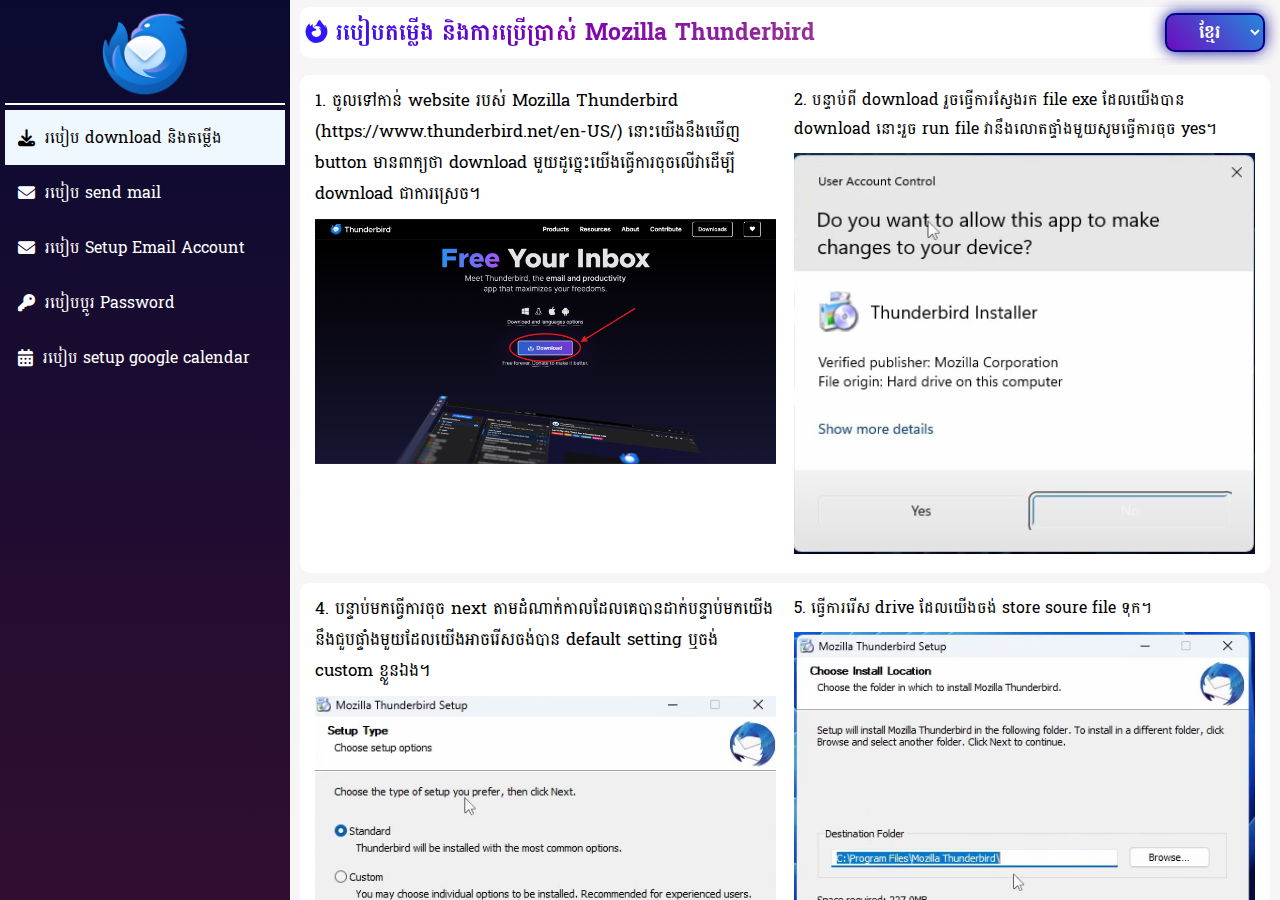
<file: index.html>
<!DOCTYPE html>
<html lang="en">
  <head>
    <meta charset="UTF-8" />
    <meta name="viewport" content="width=device-width, initial-scale=1.0" />
    <title>Document</title>
    <link
      rel="stylesheet"
      href="https://cdnjs.cloudflare.com/ajax/libs/font-awesome/6.7.2/css/all.min.css"
    />
    <link rel="stylesheet" href="./styles/index.css" />
    <link href="https://unpkg.com/aos@2.3.1/dist/aos.css" rel="stylesheet" />
  </head>
  <body>
    <div class="main-container">
      <div class="side-bar">
        <div class="img">
          <img src="./img/Thunderbird_2023_icon.png" alt="" />
        </div>
        <div class="main-menu">
          <ul>
            <li data-translate="sidebar1" id="download">
              <i class="fa-solid fa-download"></i>
              <a
                href="index.html"
                class="translation-text"
                id="download-text"
              ></a>
            </li>
            <li data-translate="sidebar5" id="email">
              <i class="fa-solid fa-envelope"></i>
              <a
                href="./pages/sendmail.html"
                class="translation-text"
                id="email-text"
              ></a>
            </li>
            <li data-translate="sidebar2" id="email">
              <i class="fa-solid fa-envelope"></i>
              <a
                href="./pages/email.html"
                class="translation-text"
                id="email-text"
              ></a>
            </li>
            <li data-translate="sidebar3" id="changepass">
              <i class="fa-solid fa-key"></i>
              <a
                href="./pages/changepass.html"
                class="translation-text"
                id="changepass-text"
              ></a>
            </li>
            <li data-translate="sidebar4" id="calendar">
              <i class="fa-solid fa-calendar-days"></i>
              <a
                href="./pages/calendar.html"
                class="translation-text"
                id="calendar-text"
              ></a>
            </li>
          </ul>
        </div>
      </div>
      <div class="top-menu">
        <div class="header">
          <div class="title" data-translate="title">
            <i class="fa-brands fa-firefox-browser"></i>
            <span class="translation-text"></span>
          </div>
          <div class="lang">
            <select name="" id="switchlang">
              <option value="km" style="color: black">ខ្មែរ</option>
              <option value="en" style="color: black">English</option>
            </select>
          </div>
        </div>
      </div>
      <div class="container" id="download-content" data-aos="fade-up">
        <div class="box">
          <div class="left">
            <div class="des">
              <span data-translate="download1"></span>
            </div>
            <div class="img-des">
              <img src="./img/download1.png" alt="" />
            </div>
          </div>
          <div class="right">
            <div class="des" data-translate="download2"></div>
            <div class="img-des">
              <img src="./img/download2.png" alt="" />
            </div>
          </div>
        </div>
        <div class="box">
          <div class="left">
            <div class="des">
              <span data-translate="download3"></span>
            </div>
            <div class="img-des">
              <img src="./img/download3.png" alt="" />
            </div>
          </div>
          <div class="right">
            <div class="des" data-translate="download4"></div>
            <div class="img-des">
              <img src="./img/download4.png" alt="" />
            </div>
          </div>
        </div>
        <div class="box">
          <div class="left">
            <div class="des">
              <span data-translate="download5"></span>
            </div>
            <div class="img-des">
              <img src="./img/download5.png" alt="" />
            </div>
          </div>
          <div class="right">
            <div class="des" data-translate="download6"></div>
            <div class="img-des">
              <img src="./img/download6.png" alt="" />
            </div>
          </div>
        </div>
      </div>
    </div>
  </body>
  <script src="./js/translate.js"></script>
  <script src="https://unpkg.com/aos@2.3.1/dist/aos.js"></script>
  <script>
    AOS.init();
  </script>
</html>
</file>
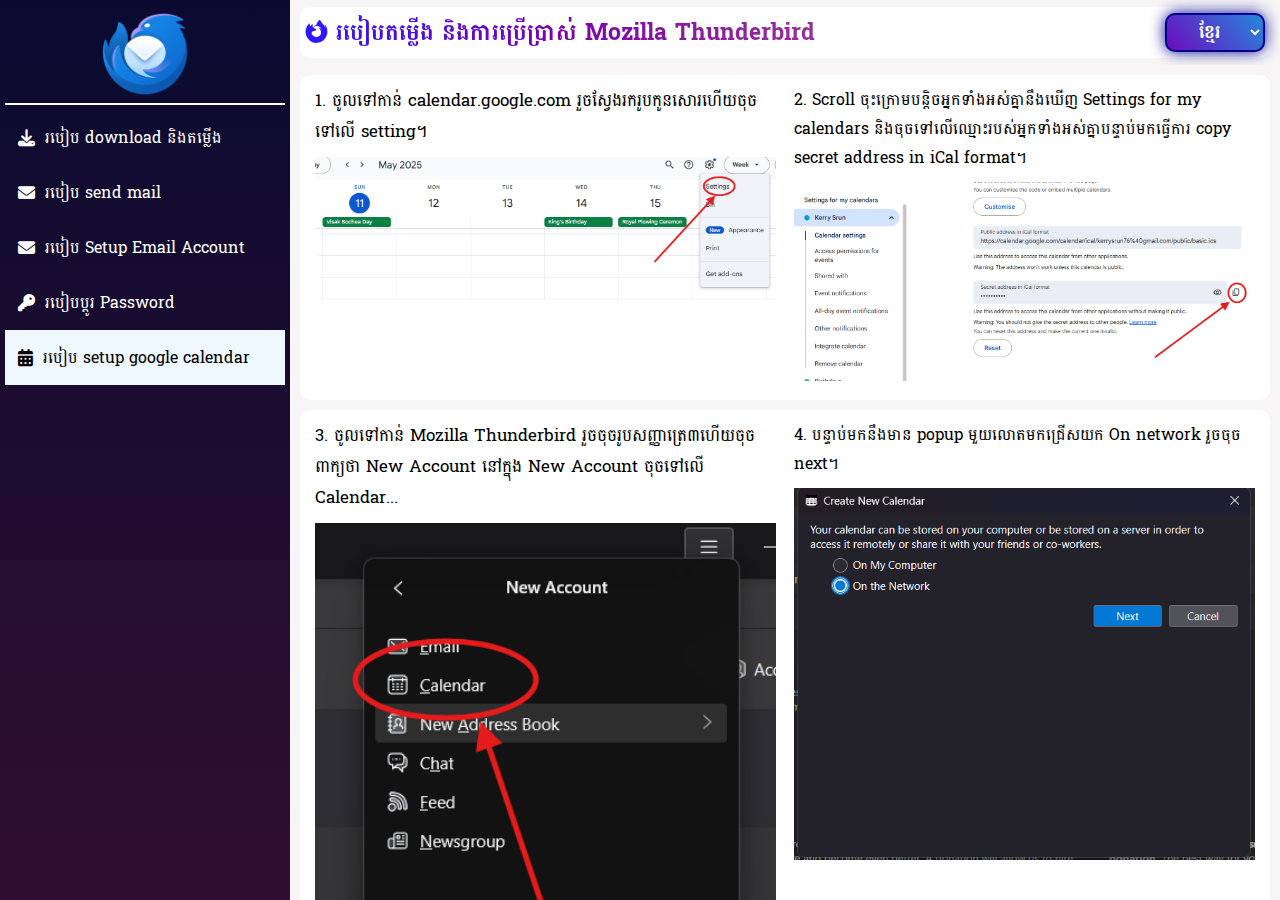
<file: pages/calendar.html>
<!DOCTYPE html>
<html lang="en">
  <head>
    <meta charset="UTF-8" />
    <meta name="viewport" content="width=device-width, initial-scale=1.0" />
    <title>Document</title>
    <link
      rel="stylesheet"
      href="https://cdnjs.cloudflare.com/ajax/libs/font-awesome/6.7.2/css/all.min.css"
    />
    <link rel="stylesheet" href="../styles/index.css" />
    <link href="https://unpkg.com/aos@2.3.1/dist/aos.css" rel="stylesheet" />
  </head>
  <body>
    <div class="main-container">
      <div class="side-bar">
        <div class="img">
          <img src="../img/Thunderbird_2023_icon.png" alt="" />
        </div>
        <div class="main-menu">
          <ul>
            <li data-translate="sidebar1" id="download">
              <i class="fa-solid fa-download"></i>
              <a
                href="../index.html"
                class="translation-text"
                id="download-text"
              ></a>
            </li>

            <li data-translate="sidebar5" id="send-email">
              <i class="fa-solid fa-envelope"></i>
              <a
                href="../pages/sendmail.html"
                class="translation-text"
                id="send-email-text"
              ></a>
            </li>
            <li data-translate="sidebar2" id="email">
              <i class="fa-solid fa-envelope"></i>
              <a
                href="../pages/email.html"
                class="translation-text"
                id="email-text"
              ></a>
            </li>
            <li data-translate="sidebar3" id="changepass">
              <i class="fa-solid fa-key"></i>
              <a
                href="../pages/changepass.html"
                class="translation-text"
                id="changepass-text"
              ></a>
            </li>
            <li data-translate="sidebar4" id="calendar">
              <i class="fa-solid fa-calendar-days"></i>
              <a
                href="../pages/calendar.html"
                class="translation-text"
                id="calendar-text"
              ></a>
            </li>
          </ul>
        </div>
      </div>
      <div class="top-menu">
        <div class="header">
          <div class="title" data-translate="title">
            <i class="fa-brands fa-firefox-browser"></i>
            <span class="translation-text"></span>
          </div>
          <div class="lang">
            <select name="" id="switchlang">
              <option value="km" style="color: black">ខ្មែរ</option>
              <option value="en" style="color: black">English</option>
            </select>
          </div>
        </div>
      </div>
      <div class="container" id="download-content" data-aos="fade-up">
        <div class="box">
          <div class="left">
            <div class="des">
              <span data-translate="calendar1"></span>
            </div>
            <div class="img-des">
              <img src="../img/calendar1.png" alt="" />
            </div>
          </div>
          <div class="right">
            <div class="des" data-translate="calendar2"></div>
            <div class="img-des">
              <img src="../img/calendar2.png" alt="" />
            </div>
          </div>
        </div>
        <div class="box">
          <div class="left">
            <div class="des">
              <span data-translate="calendar3"></span>
            </div>
            <div class="img-des">
              <img src="../img/calendar3.png" alt="" />
            </div>
          </div>
          <div class="right">
            <div class="des" data-translate="calendar4"></div>
            <div class="img-des">
              <img src="../img/calendar4.png" alt="" />
            </div>
          </div>
        </div>
        <div class="box">
          <div class="left">
            <div class="des">
              <span data-translate="calendar5"></span>
            </div>
            <div class="img-des">
              <img src="../img/calendar5.png" alt="" />
            </div>
          </div>
          <div class="right">
            <div class="des" data-translate="calendar6"></div>
            <div
              class="img-des"
              style="display: flex; justify-content: space-between"
            >
              <img style="width: 49%" src="../img/calendar6.png" alt="" />
              <img style="width: 49%" src="../img/calendar9.png" alt="" />
            </div>
          </div>
        </div>
        <div class="box">
          <div class="left">
            <div class="des">
              <span data-translate="calendar7"></span>
            </div>
            <div class="img-des">
              <img src="../img/calendar7.png" alt="" />
            </div>
          </div>
          <div class="right">
            <div class="des" data-translate="calendar8"></div>
            <div class="img-des">
              <img src="../img/calendar8.png" alt="" />
            </div>
          </div>
        </div>
      </div>
    </div>
  </body>
  <script src="../js/translate.js"></script>
  <script src="https://unpkg.com/aos@2.3.1/dist/aos.js"></script>
  <script>
    AOS.init();
  </script>
</html>
</file>
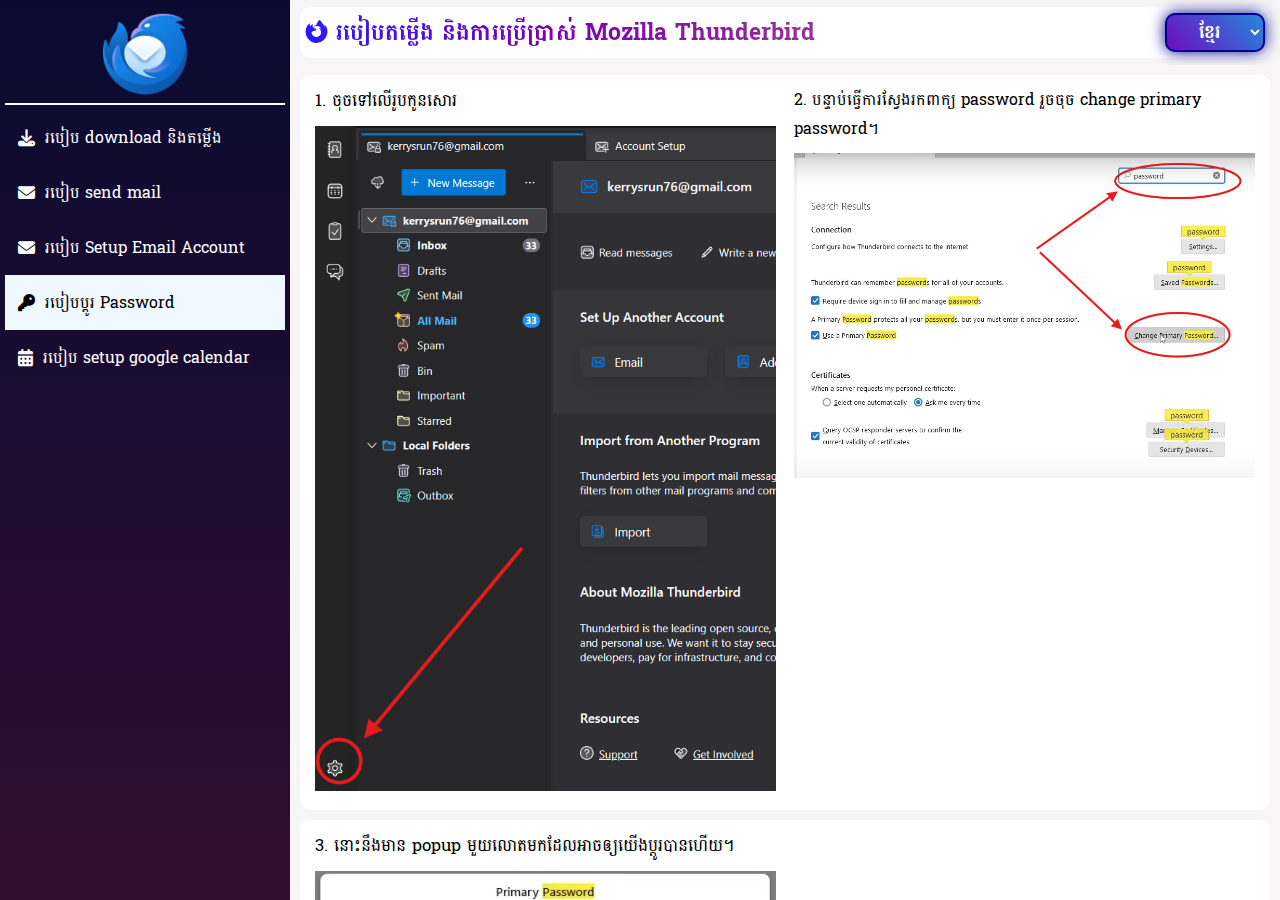
<file: pages/changepass.html>
<!DOCTYPE html>
<html lang="en">
  <head>
    <meta charset="UTF-8" />
    <meta name="viewport" content="width=device-width, initial-scale=1.0" />
    <title>Document</title>
    <link
      rel="stylesheet"
      href="https://cdnjs.cloudflare.com/ajax/libs/font-awesome/6.7.2/css/all.min.css"
    />
    <link rel="stylesheet" href="../styles/index.css" />
    <link href="https://unpkg.com/aos@2.3.1/dist/aos.css" rel="stylesheet" />
  </head>
  <body>
    <div class="main-container">
      <div class="side-bar">
        <div class="img">
          <img src="../img/Thunderbird_2023_icon.png" alt="" />
        </div>
        <div class="main-menu">
          <ul>
            <li data-translate="sidebar1" id="download">
              <i class="fa-solid fa-download"></i>
              <a
                href="../index.html"
                class="translation-text"
                id="download-text"
              ></a>
            </li>

            <li data-translate="sidebar5" id="send-email">
              <i class="fa-solid fa-envelope"></i>
              <a
                href="../pages/sendmail.html"
                class="translation-text"
                id="send-email-text"
              ></a>
            </li>
            <li data-translate="sidebar2" id="email">
              <i class="fa-solid fa-envelope"></i>
              <a
                href="../pages/email.html"
                class="translation-text"
                id="email-text"
              ></a>
            </li>
            <li data-translate="sidebar3" id="changepass">
              <i class="fa-solid fa-key"></i>
              <a
                href="../pages/changepass.html"
                class="translation-text"
                id="changepass-text"
              ></a>
            </li>
            <li data-translate="sidebar4" id="calendar">
              <i class="fa-solid fa-calendar-days"></i>
              <a
                href="../pages/calendar.html"
                class="translation-text"
                id="calendar-text"
              ></a>
            </li>
          </ul>
        </div>
      </div>
      <div class="top-menu">
        <div class="header">
          <div class="title" data-translate="title">
            <i class="fa-brands fa-firefox-browser"></i>
            <span class="translation-text"></span>
          </div>
          <div class="lang">
            <select name="" id="switchlang">
              <option value="km" style="color: black">ខ្មែរ</option>
              <option value="en" style="color: black">English</option>
            </select>
          </div>
        </div>
      </div>
      <div class="container" id="download-content" data-aos="fade-up">
        <div class="box">
          <div class="left">
            <div class="des">
              <span data-translate="changepass1"></span>
            </div>
            <div class="img-des">
              <img src="../img/changepass1.png" alt="" />
            </div>
          </div>
          <div class="right">
            <div class="des" data-translate="changepass2"></div>
            <div class="img-des">
              <img src="../img/changepass2.png" alt="" />
            </div>
          </div>
        </div>
        <div class="box">
          <div class="left">
            <div class="des">
              <span data-translate="changepass3"></span>
            </div>
            <div class="img-des">
              <img src="../img/changepass3.png" alt="" />
            </div>
          </div>
          <div class="right"></div>
        </div>
      </div>
    </div>
  </body>
  <script src="../js/translate.js"></script>
  <script src="https://unpkg.com/aos@2.3.1/dist/aos.js"></script>
  <script>
    AOS.init();
  </script>
</html>
</file>
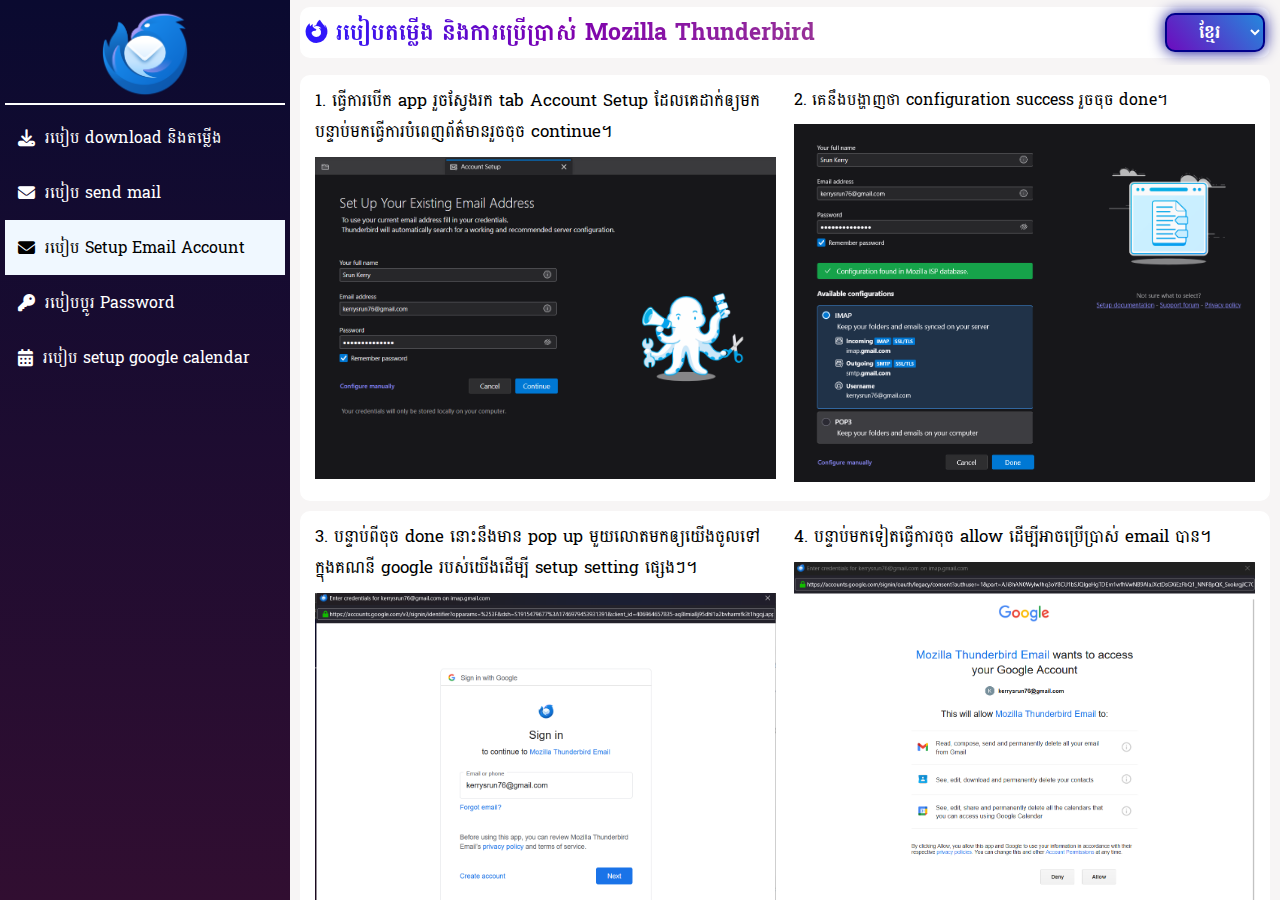
<file: pages/email.html>
<!DOCTYPE html>
<html lang="en">
  <head>
    <meta charset="UTF-8" />
    <meta name="viewport" content="width=device-width, initial-scale=1.0" />
    <title>Document</title>
    <link
      rel="stylesheet"
      href="https://cdnjs.cloudflare.com/ajax/libs/font-awesome/6.7.2/css/all.min.css"
    />
    <link rel="stylesheet" href="../styles/index.css" />
    <link href="https://unpkg.com/aos@2.3.1/dist/aos.css" rel="stylesheet" />
  </head>
  <body>
    <div class="main-container">
      <div class="side-bar">
        <div class="img">
          <img src="../img/Thunderbird_2023_icon.png" alt="" />
        </div>
        <div class="main-menu">
          <ul>
            <li data-translate="sidebar1" id="download">
              <i class="fa-solid fa-download"></i>
              <a
                href="../index.html"
                class="translation-text"
                id="download-text"
              ></a>
            </li>

            <li data-translate="sidebar5" id="send-email">
              <i class="fa-solid fa-envelope"></i>
              <a
                href="../pages/sendmail.html"
                class="translation-text"
                id="send-email-text"
              ></a>
            </li>
            <li data-translate="sidebar2" id="email">
              <i class="fa-solid fa-envelope"></i>
              <a
                href="../pages/email.html"
                class="translation-text"
                id="email-text"
              ></a>
            </li>
            <li data-translate="sidebar3" id="changepass">
              <i class="fa-solid fa-key"></i>
              <a
                href="../pages/changepass.html"
                class="translation-text"
                id="changepass-text"
              ></a>
            </li>
            <li data-translate="sidebar4" id="calendar">
              <i class="fa-solid fa-calendar-days"></i>
              <a
                href="../pages/calendar.html"
                class="translation-text"
                id="calendar-text"
              ></a>
            </li>
          </ul>
        </div>
      </div>
      <div class="top-menu">
        <div class="header">
          <div class="title" data-translate="title">
            <i class="fa-brands fa-firefox-browser"></i>
            <span class="translation-text"></span>
          </div>
          <div class="lang">
            <select name="" id="switchlang">
              <option value="km" style="color: black">ខ្មែរ</option>
              <option value="en" style="color: black">English</option>
            </select>
          </div>
        </div>
      </div>
      <div class="container" id="download-content" data-aos="fade-up">
        <div class="box">
          <div class="left">
            <div class="des">
              <span data-translate="email1"></span>
            </div>
            <div class="img-des">
              <img src="../img/email1.png" alt="" />
            </div>
          </div>
          <div class="right">
            <div class="des" data-translate="email2"></div>
            <div class="img-des">
              <img src="../img/email2.png" alt="" />
            </div>
          </div>
        </div>
        <div class="box">
          <div class="left">
            <div class="des">
              <span data-translate="email3"></span>
            </div>
            <div class="img-des">
              <img src="../img/email3.png" alt="" />
            </div>
          </div>
          <div class="right">
            <div class="des">
              <span data-translate="email5"></span>
            </div>
            <div class="img-des">
              <img src="../img/email5.png" alt="" />
            </div>
          </div>
        </div>
        <div class="box">
          <div class="left">
            <div class="des" data-translate="email6"></div>
            <div class="img-des">
              <img src="../img/email6.png" alt="" />
            </div>
          </div>
        </div>
      </div>
    </div>
  </body>
  <script src="../js/translate.js"></script>
  <script src="https://unpkg.com/aos@2.3.1/dist/aos.js"></script>
  <script>
    AOS.init();
  </script>
</html>
</file>
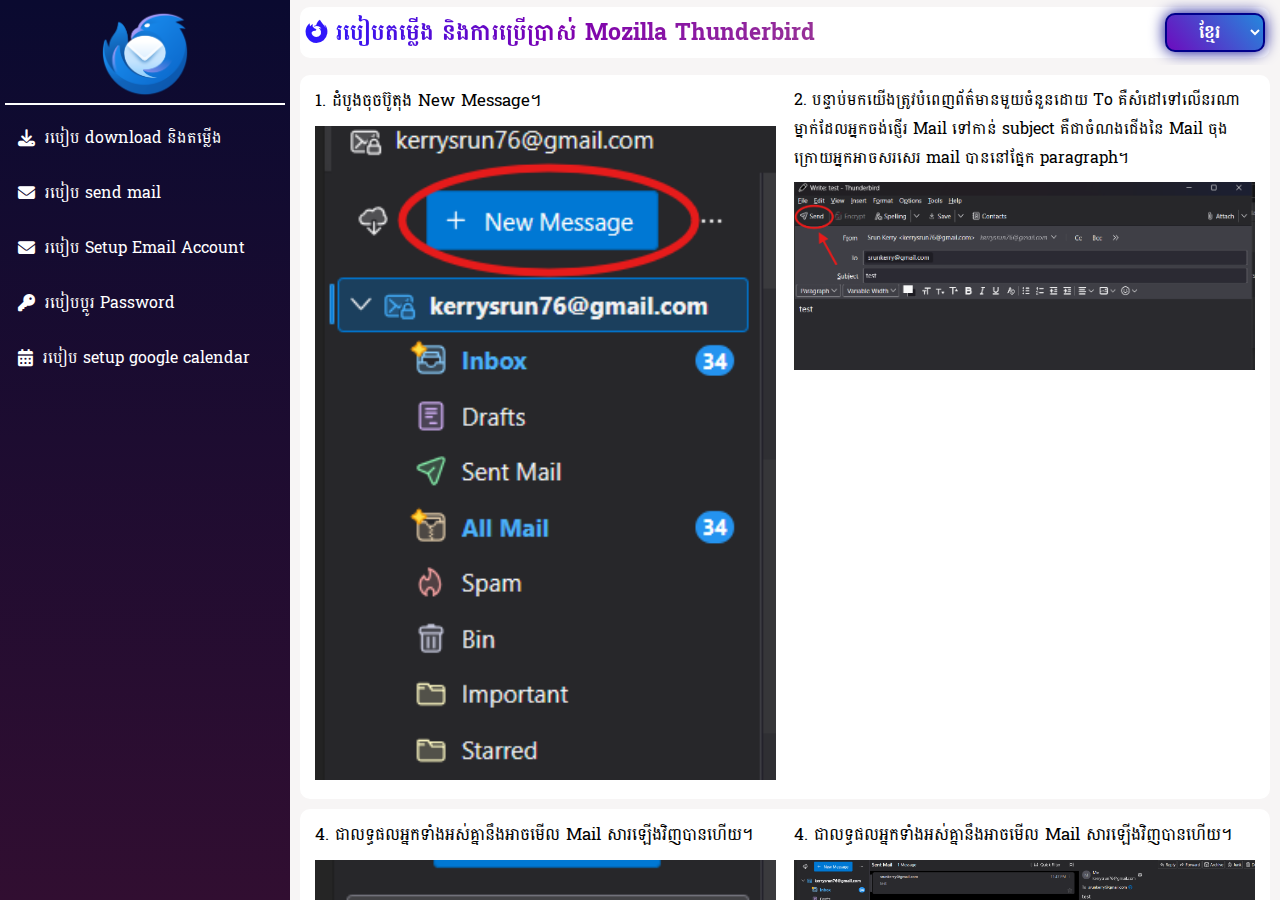
<file: pages/sendmail.html>
<!DOCTYPE html>
<html lang="en">
  <head>
    <meta charset="UTF-8" />
    <meta name="viewport" content="width=device-width, initial-scale=1.0" />
    <title>Document</title>
    <link
      rel="stylesheet"
      href="https://cdnjs.cloudflare.com/ajax/libs/font-awesome/6.7.2/css/all.min.css"
    />
    <link rel="stylesheet" href="../styles/index.css" />
    <link href="https://unpkg.com/aos@2.3.1/dist/aos.css" rel="stylesheet" />
  </head>
  <body>
    <div class="main-container">
      <div class="side-bar">
        <div class="img">
          <img src="../img/Thunderbird_2023_icon.png" alt="" />
        </div>
        <div class="main-menu">
          <ul>
            <li data-translate="sidebar1" id="download">
              <i class="fa-solid fa-download"></i>
              <a
                href="../index.html"
                class="translation-text"
                id="download-text"
              ></a>
            </li>

            <li data-translate="sidebar5" id="send-email">
              <i class="fa-solid fa-envelope"></i>
              <a
                href="../pages/sendmail.html"
                class="translation-text"
                id="send-email-text"
              ></a>
            </li>
            <li data-translate="sidebar2" id="email">
              <i class="fa-solid fa-envelope"></i>
              <a
                href="../pages/email.html"
                class="translation-text"
                id="email-text"
              ></a>
            </li>
            <li data-translate="sidebar3" id="changepass">
              <i class="fa-solid fa-key"></i>
              <a
                href="../pages/changepass.html"
                class="translation-text"
                id="changepass-text"
              ></a>
            </li>
            <li data-translate="sidebar4" id="calendar">
              <i class="fa-solid fa-calendar-days"></i>
              <a
                href="../pages/calendar.html"
                class="translation-text"
                id="calendar-text"
              ></a>
            </li>
          </ul>
        </div>
      </div>
      <div class="top-menu">
        <div class="header">
          <div class="title" data-translate="title">
            <i class="fa-brands fa-firefox-browser"></i>
            <span class="translation-text"></span>
          </div>
          <div class="lang">
            <select name="" id="switchlang">
              <option value="km" style="color: black">ខ្មែរ</option>
              <option value="en" style="color: black">English</option>
            </select>
          </div>
        </div>
      </div>
      <div class="container" id="download-content" data-aos="fade-up">
        <div class="box">
          <div class="left">
            <div class="des">
              <span data-translate="sendmail1"></span>
            </div>
            <div class="img-des">
              <img src="../img/sendmail1.png" alt="" />
            </div>
          </div>
          <div class="right">
            <div class="des" data-translate="sendmail2"></div>
            <div class="img-des">
              <img src="../img/sendmail2.png" alt="" />
            </div>
          </div>
        </div>
        <div class="box">
          <div class="left">
            <div class="des">
              <span data-translate="sendmail3"></span>
            </div>
            <div class="img-des">
              <img src="../img/sendmail3.png" alt="" />
            </div>
          </div>
          <div class="right">
            <div class="des">
              <span data-translate="sendmail3"></span>
            </div>
            <div class="img-des">
              <img src="../img/sendmail4.png" alt="" />
            </div>
          </div>
        </div>
      </div>
    </div>
  </body>
  <script src="../js/translate.js"></script>
  <script src="https://unpkg.com/aos@2.3.1/dist/aos.js"></script>
  <script>
    AOS.init();
  </script>
</html>
</file>
<file: styles/index.css>
@import url("https://fonts.googleapis.com/css2?family=Battambang:wght@100;300;400;700;900&display=swap");
* {
  margin: 0;
  padding: 0;
  box-sizing: border-box;
  font-family: "Battambang", system-ui;
}
a {
  text-decoration: none;
}
body {
  overflow-x: hidden;
}
ul {
  list-style-type: none;
}
.main-container {
  width: 100vw;
  height: 100vh;
}
.main-container .side-bar {
  width: 290px;
  height: 100%;
  padding: 5px;
  background: linear-gradient(rgb(10, 10, 48), rgb(49, 14, 49));
  color: white;
  float: left;
}
.main-container .side-bar .img {
  width: 100%;
  height: 100px;
  display: flex;
  justify-content: center;
  align-items: center;
  border-bottom: 2px solid white;
  margin-bottom: 5px;
}
.main-container .side-bar .img img {
  width: 90px;
  height: 90px;
  object-fit: cover;
}
.main-container .side-bar .main-menu {
  width: 100%;
  height: calc(100% - 105px);
}
.main-container .side-bar .main-menu ul li {
  padding: 13px;
  font-size: 16px;
  transition: all 0.4s;
  cursor: pointer;
  display: flex;
  align-items: center;
}
.main-container .side-bar .main-menu ul li a {
  display: block;
  text-decoration: none;
  margin-left: 10px;
  color: white;
}
.main-container .side-bar .main-menu ul li i {
  font-size: 17px;
}
.main-container .side-bar .main-menu ul li:hover {
  background-color: aliceblue;
  transform: translateX(5px);
  color: black;
}
.main-container .side-bar .main-menu ul li:hover a {
  color: black;
}
.main-container .top-menu {
  width: calc(100% - 290px);
  height: 65px;
  padding: 7px 10px;
  float: left;
  background-color: #f7f5f5;
}
.main-container .top-menu .header {
  width: 100%;
  height: 100%;
  background-color: white;
  border-radius: 10px;
  display: flex;
  justify-content: space-between;
  align-items: center;
  padding: 0 5px;
}
.main-container .top-menu .header .title {
  font-size: 23px;
  font-weight: bold;
  background: linear-gradient(90deg, #2b18ff, #7d00af, #973197);
  -webkit-background-clip: text;
  -webkit-text-fill-color: transparent;
}
.main-container .top-menu .header select {
  width: 100px;
  font-size: 18px;
  font-weight: bold;
  text-align: center;
  color: white;
  box-shadow: 0 0 15px darkblue;
  border: 2px solid darkblue;
  border-radius: 10px;
  background-image: linear-gradient(
    50deg,
    rgb(109, 11, 190),
    rgb(18, 169, 229),
    rgb(32, 85, 246)
  );
  background-size: 300%;
  animation: glowing 1.5s linear infinite;
  cursor: pointer;
  outline: none;
  position: relative;
  overflow: hidden;
}
@keyframes glowing {
  0% {
    background-position: 0 0;
  }
  100% {
    background-position: 300% 0;
  }
}

.container {
  width: calc(100% - 290px);
  height: calc(100% - 65px);
  padding: 10px;
  background-color: #f7f5f5;
  overflow-y: scroll;
  float: left;
}
.container .box {
  width: 100%;
  background-color: white;
  padding: 10px 15px;
  border-radius: 10px;
  display: flex;
  justify-content: space-between;
  margin-bottom: 10px;
}
.container .box .left {
  width: 49%;
  height: auto;
}
.des {
  width: 100%;
  margin-bottom: 10px;
}
.des span {
  font-size: 17px;
}
.img-des {
  width: 100%;
  height: auto;
}
.img-des img {
  width: 100%;
  object-fit: cover;
}
.container .box .right {
  width: 49%;
  height: auto;
}
#setup-email {
  display: none;
}
.active {
  background-color: aliceblue;
  color: black;
}
.test {
  color: black !important;
}
</file>
